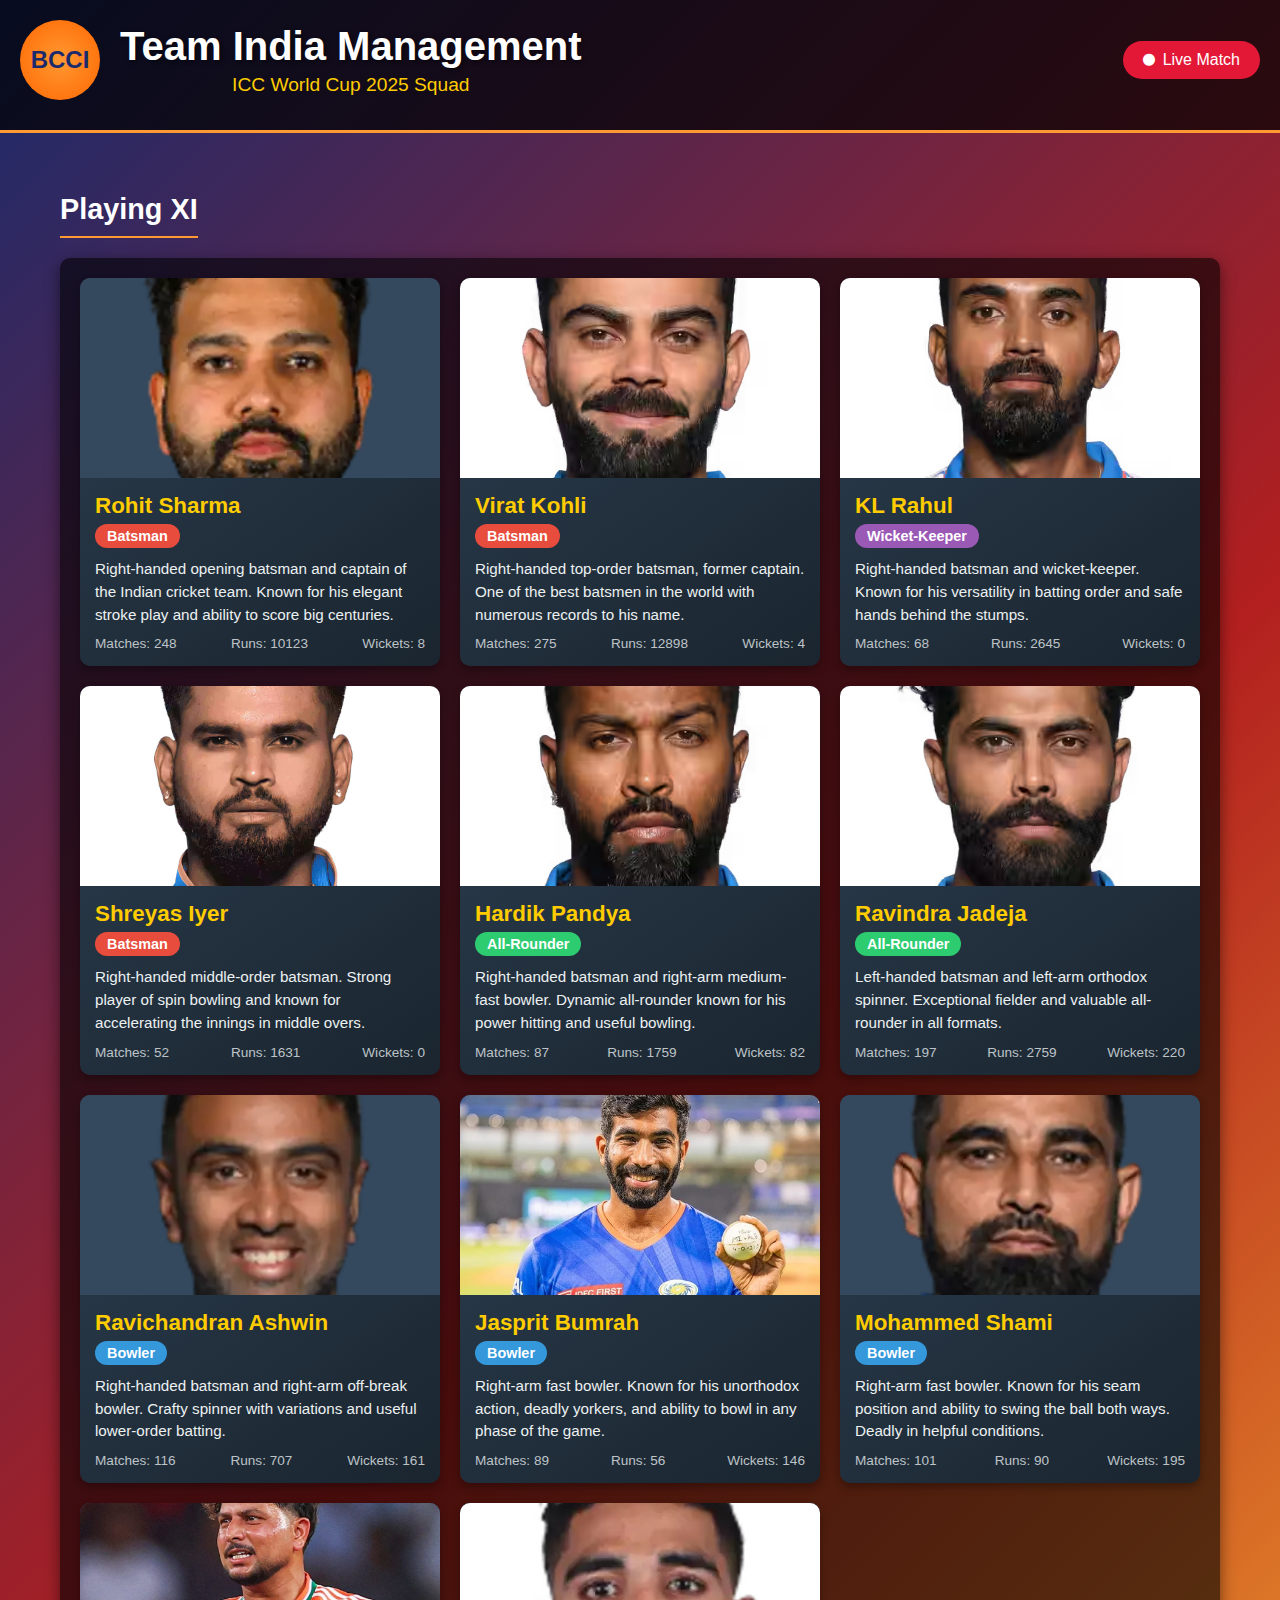
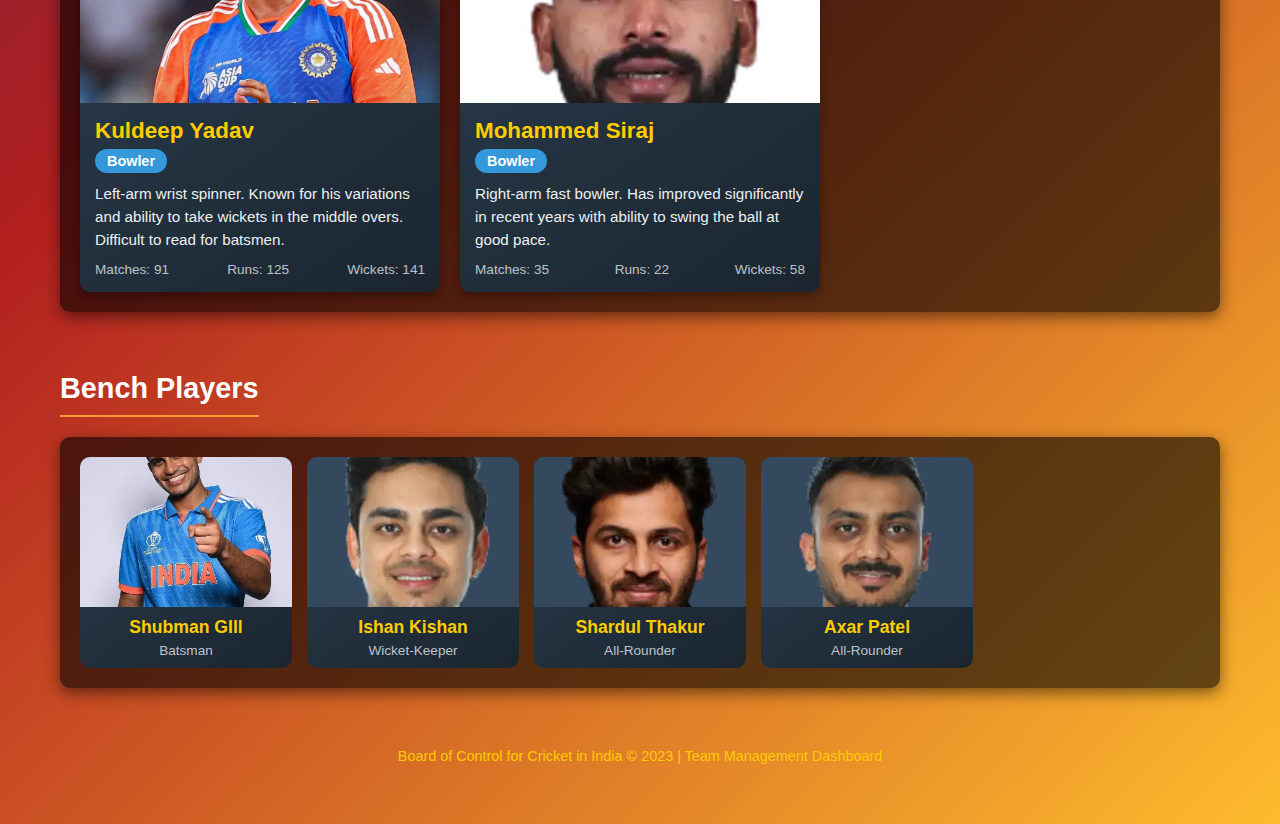
<file: index.html>
<!DOCTYPE html>
<html lang="en">
<head>
    <meta charset="UTF-8">
    <meta name="viewport" content="width=device-width, initial-scale=1.0">
    <title>BCCI Team Management</title>
    <link rel="stylesheet" href="styles.css">
    <!-- Add Font Awesome for the live icon -->
    <link rel="stylesheet" href="https://cdnjs.cloudflare.com/ajax/libs/font-awesome/6.0.0/css/all.min.css">
</head>
<body>
    <header>
        <div class="logo-container">
            <div class="logo">BCCI</div>
            <div>
                <h1>Team India Management</h1>
                <div class="subtitle">ICC World Cup 2025 Squad</div>
            </div>
            <!-- Add Live Match Button -->
            <a href="./live/index.html" class="live-button">
                <i class="fas fa-circle live-icon"></i>
                Live Match
            </a>
        </div>
    </header>

    <div class="container">
        <h2 class="section-title">Playing XI</h2>
        <div class="team-section">
            <div class="player-cards" id="playingXI">
                <!-- Playing XI will be populated by JavaScript -->
            </div>
        </div>

        <h2 class="section-title">Bench Players</h2>
        <div class="bench-section">
            <div class="bench-cards" id="benchPlayers">
                <!-- Bench players will be populated by JavaScript -->
            </div>
        </div>
    </div>

    <footer>
        <p>Board of Control for Cricket in India &copy; 2023 | Team Management Dashboard</p>
    </footer>

    <script src="script.js"></script>
</body>
</html>
</file>
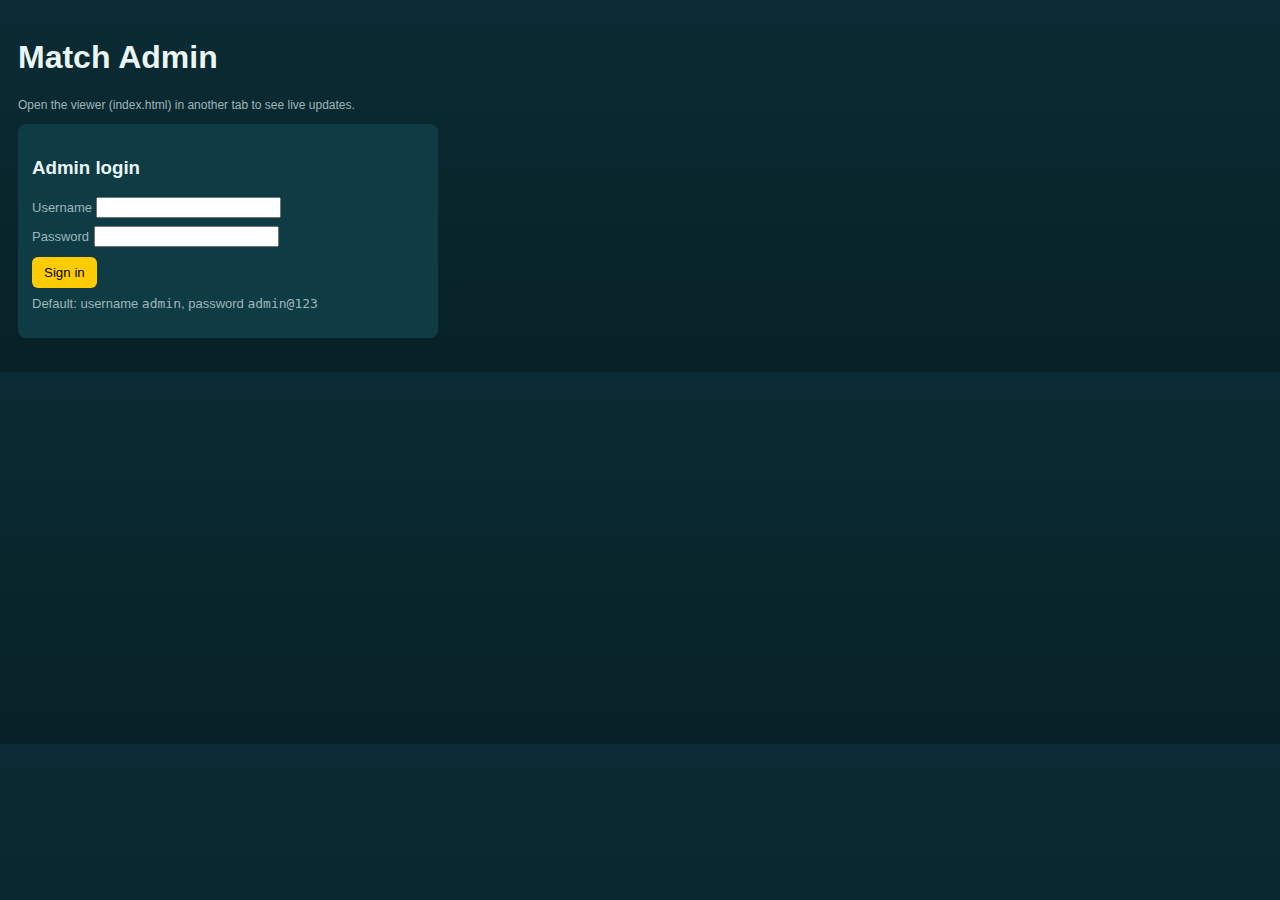
<file: live/admin.html>
<!doctype html>
<html lang="en">
<head>
  <meta charset="utf-8" />
  <meta name="viewport" content="width=device-width,initial-scale=1" />
  <title>Match Admin — India vs Australia</title>
  <link rel="stylesheet" href="css/styles.css" />
  <style>
    body{padding:18px}
    .team-admin{background:#072b2f;padding:12px;border-radius:8px;margin-bottom:12px}
    .player-row{display:flex;align-items:center;gap:8px;padding:6px;border-bottom:1px solid rgba(255,255,255,0.03)}
    .player-row:last-child{border-bottom:0}
    .player-row img{width:40px;height:40px;border-radius:6px}
    .controls{margin-left:auto;display:flex;gap:6px}
    select{padding:6px;border-radius:6px}
    .login-box{max-width:420px;background:var(--card);padding:14px;border-radius:8px;margin-bottom:16px}
    .hidden{display:none}
    .score-admin{margin:12px 0;padding:12px;background:rgba(255,255,255,0.02);border-radius:8px}
    .small{font-size:13px;color:var(--muted)}
  </style>
</head>
<body>
  <h1>Match Admin</h1>
  <p class="subtle">Open the viewer (index.html) in another tab to see live updates.</p>

  <!-- LOGIN -->
  <div id="login-box" class="login-box">
    <h3>Admin login</h3>
    <div>
      <label class="small">Username</label>
      <input id="admin-user" type="text" value="" />
    </div>
    <div style="margin-top:8px">
      <label class="small">Password</label>
      <input id="admin-pass" type="password" value="" />
    </div>
    <div style="margin-top:10px">
      <button id="login-btn" type="button">Sign in</button>
      <span id="login-msg" class="small" style="margin-left:8px;color:#f88"></span>
    </div>
    <p class="small" style="margin-top:8px">Default: username <code>admin</code>, password <code>admin@123</code></p>
  </div>

  <!-- ADMIN UI (hidden until login) -->
  <div id="admin-root" class="hidden">
    <section class="score-admin">
      <h3>Update Score</h3>
      <form id="admin-score-form">
        <div style="display:flex;gap:8px;align-items:end;flex-wrap:wrap">
          <div>
            <label class="small">Team</label><br/>
            <select id="admin-score-team">
              <option value="India">India</option>
              <option value="Australia">Australia</option>
            </select>
          </div>
          <div>
            <label class="small">Runs</label><br/>
            <input id="admin-score-runs" type="number" min="0" value="0"/>
          </div>
          <div>
            <label class="small">Wickets</label><br/>
            <input id="admin-score-wk" type="number" min="0" value="0"/>
          </div>
          <div>
            <label class="small">Overs</label><br/>
            <input id="admin-score-overs" type="text" value="0.0"/>
          </div>
          <div>
            <button type="submit">Update Score</button>
          </div>
        </div>
      </form>
    </section>

    <div id="admin-areas">
      <!-- rendered by admin.js -->
    </div>
    <div style="margin-top:12px">
      <button id="logout-btn" type="button">Sign out</button>
    </div>
  </div>

  <script src="js/admin.js"></script>
</body>
</html>
</file>
<file: styles.css>
* {
    margin: 0;
    padding: 0;
    box-sizing: border-box;
    font-family: 'Segoe UI', Tahoma, Geneva, Verdana, sans-serif;
}

body {
    background: linear-gradient(135deg, #1a2a6c, #b21f1f, #fdbb2d);
    color: #fff;
    min-height: 100vh;
    padding-bottom: 40px;
}

header {
    background-color: rgba(0, 0, 0, 0.7);
    padding: 20px;
    text-align: center;
    border-bottom: 3px solid #ff9933;
}

.logo-container {
    display: flex;
    align-items: center;
    justify-content: center;
    margin-bottom: 10px;
}

.logo {
    width: 80px;
    height: 80px;
    background: radial-gradient(circle, #ff9933, #ff6600);
    border-radius: 50%;
    display: flex;
    align-items: center;
    justify-content: center;
    margin-right: 20px;
    font-weight: bold;
    font-size: 24px;
    color: #1a2a6c;
}

h1 {
    font-size: 2.5rem;
    text-shadow: 2px 2px 4px rgba(0, 0, 0, 0.5);
}

.subtitle {
    font-size: 1.2rem;
    color: #ffcc00;
    margin-top: 5px;
}

.container {
    max-width: 1200px;
    margin: 30px auto;
    padding: 0 20px;
}

.section-title {
    font-size: 1.8rem;
    margin: 30px 0 20px;
    padding-bottom: 10px;
    border-bottom: 2px solid #ff9933;
    display: inline-block;
}

.team-section {
    background-color: rgba(0, 0, 0, 0.6);
    border-radius: 10px;
    padding: 20px;
    margin-bottom: 30px;
    box-shadow: 0 5px 15px rgba(0, 0, 0, 0.5);
}

.player-cards {
    display: grid;
    grid-template-columns: repeat(auto-fill, minmax(280px, 1fr));
    gap: 20px;
}

.player-card {
    background: linear-gradient(145deg, #2c3e50, #1a252f);
    border-radius: 10px;
    overflow: hidden;
    transition: transform 0.3s, box-shadow 0.3s;
    box-shadow: 0 4px 8px rgba(0, 0, 0, 0.3);
}

.player-card:hover {
    transform: translateY(-5px);
    box-shadow: 0 8px 16px rgba(0, 0, 0, 0.5);
}

.player-image {
    height: 200px;
    background-color: #34495e;
    display: flex;
    align-items: center;
    justify-content: center;
    overflow: hidden;
}

.player-image img {
    width: 100%;
    height: 100%;
    object-fit: cover;
    transition: transform 0.5s;
}

.player-card:hover .player-image img {
    transform: scale(1.05);
}

.player-info {
    padding: 15px;
}

.player-name {
    font-size: 1.4rem;
    margin-bottom: 5px;
    color: #ffcc00;
}

.player-role {
    display: inline-block;
    padding: 4px 12px;
    border-radius: 20px;
    font-size: 0.9rem;
    font-weight: bold;
    margin-bottom: 10px;
}

.role-batsman {
    background-color: #e74c3c;
}

.role-bowler {
    background-color: #3498db;
}

.role-allrounder {
    background-color: #2ecc71;
}

.role-wk {
    background-color: #9b59b6;
}

.player-desc {
    font-size: 0.95rem;
    color: #ecf0f1;
    line-height: 1.5;
}

.stats {
    display: flex;
    justify-content: space-between;
    margin-top: 10px;
    font-size: 0.85rem;
    color: #bdc3c7;
}

.bench-section {
    background-color: rgba(0, 0, 0, 0.6);
    border-radius: 10px;
    padding: 20px;
    box-shadow: 0 5px 15px rgba(0, 0, 0, 0.5);
}

.bench-cards {
    display: grid;
    grid-template-columns: repeat(auto-fill, minmax(200px, 1fr));
    gap: 15px;
}

.bench-card {
    background: linear-gradient(145deg, #2c3e50, #1a252f);
    border-radius: 10px;
    overflow: hidden;
    transition: transform 0.3s;
}

.bench-card:hover {
    transform: scale(1.03);
}

.bench-image {
    height: 150px;
    background-color: #34495e;
    display: flex;
    align-items: center;
    justify-content: center;
    overflow: hidden;
}

.bench-image img {
    width: 100%;
    height: 100%;
    object-fit: cover;
}

.bench-info {
    padding: 10px;
    text-align: center;
}

.bench-name {
    font-size: 1.1rem;
    margin-bottom: 5px;
    color: #ffcc00;
}

.bench-role {
    font-size: 0.85rem;
    color: #bdc3c7;
}

footer {
    text-align: center;
    margin-top: 40px;
    padding: 20px;
    color: #ffcc00;
    font-size: 0.9rem;
}

.live-button {
    display: flex;
    align-items: center;
    gap: 8px;
    background-color: #e31837;
    color: white;
    padding: 10px 20px;
    border-radius: 25px;
    text-decoration: none;
    margin-left: auto;
    transition: background-color 0.3s;
}

.live-button:hover {
    background-color: #c41230;
}

.live-icon {
    color: #fff;
    font-size: 12px;
    animation: pulse 1.5s infinite;
}

@keyframes pulse {
    0% { opacity: 1; }
    50% { opacity: 0.5; }
    100% { opacity: 1; }
}

@media (max-width: 768px) {
    .player-cards {
        grid-template-columns: repeat(auto-fill, minmax(250px, 1fr));
    }
    
    .bench-cards {
        grid-template-columns: repeat(auto-fill, minmax(150px, 1fr));
    }
}

@media (max-width: 480px) {
    .player-cards {
        grid-template-columns: 1fr;
    }
    
    .bench-cards {
        grid-template-columns: repeat(2, 1fr);
    }
    
    h1 {
        font-size: 1.8rem;
    }
}
</file>
<file: live/css/styles.css>
:root{  --bg:#0b2b34;  --card:#0f3b44;  --accent:#ffcc00;  --muted:#9fb6bb;}*{box-sizing:border-box}body{margin:0;font-family:Arial,Helvetica,sans-serif;background:linear-gradient(180deg,var(--bg),#072226);color:#eaf6f5}.site-header{display:flex;align-items:center;justify-content:space-between;padding:18px 24px;border-bottom:1px solid rgba(255,255,255,0.05)}.scoreboard{display:flex;gap:16px}.team-score{background:rgba(255,255,255,0.03);padding:8px 12px;border-radius:6px;text-align:center}.container{max-width:1100px;margin:20px auto;padding:0 16px}.controls{margin-bottom:18px}#score-form{display:flex;gap:12px;flex-wrap:wrap;align-items:end}.form-row{display:flex;flex-direction:column}.form-row label{font-size:12px;color:var(--muted)}.form-row input, select{padding:6px;border-radius:4px;border:1px solid rgba(255,255,255,0.08);background:rgba(255,255,255,0.02);color:#eaf6f5}button{background:var(--accent);border:none;padding:8px 12px;border-radius:6px;cursor:pointer}.teams{display:flex;gap:18px;flex-wrap:wrap}.team{flex:1 1 520px;background:var(--card);border-radius:8px;padding:12px}.team h2{margin:0 0 8px 0}.role-toggle{display:flex;gap:8px;margin-bottom:10px}.btn-toggle{padding:6px 10px;border-radius:6px;background:transparent;border:1px solid rgba(255,255,255,0.04);cursor:pointer;color:var(--muted)}.cards{display:grid;grid-template-columns:repeat(auto-fill,minmax(220px,1fr));gap:10px}.card{background:rgba(255,255,255,0.02);padding:10px;border-radius:8px;display:flex;gap:10px;align-items:flex-start}.card img{width:64px;height:64px;border-radius:6px;object-fit:cover;border:1px solid rgba(255,255,255,0.04)}.card .meta{flex:1}.card .meta h3{margin:0;font-size:16px}.card .meta p{margin:6px 0 0 0;font-size:13px;color:var(--muted)}.badge{display:inline-block;margin-top:6px;padding:2px 6px;border-radius:6px;background:rgba(0,0,0,0.2);font-size:12px;color:var(--accent)}.subtle{font-size:12px;color:var(--muted)}@media(max-width:760px){.teams{flex-direction:column}}
</file>
